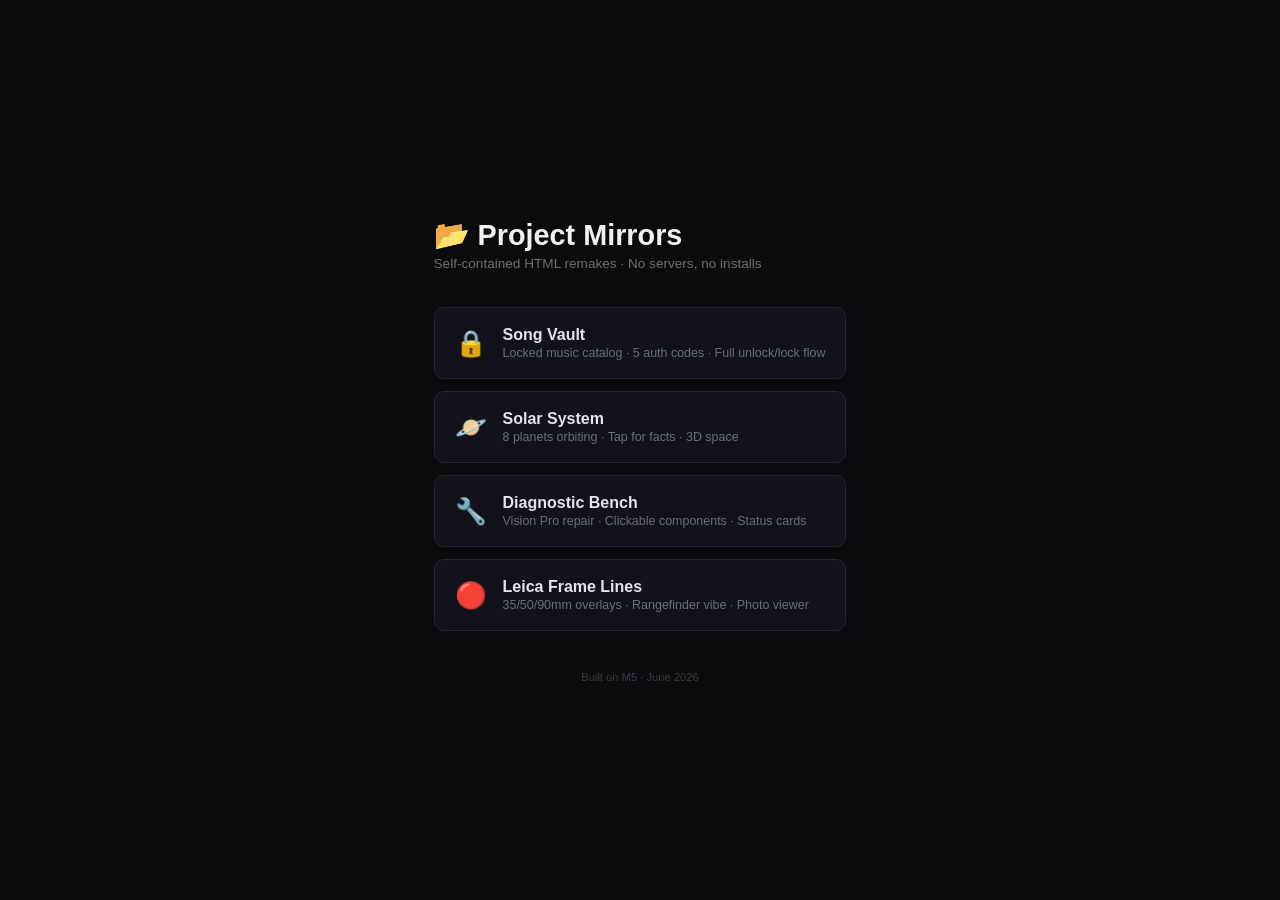
<file: html-mirrors/index.html>
<!DOCTYPE html>
<html lang="en">
<head>
<meta charset="UTF-8">
<meta name="viewport" content="width=device-width, initial-scale=1.0">
<title>Project Mirrors — HTML Editions</title>
<style>
  * { margin: 0; padding: 0; box-sizing: border-box; }
  body {
    font-family: -apple-system, BlinkMacSystemFont, 'SF Pro Display', sans-serif;
    background: #0a0a0f;
    color: #c8ccd4;
    min-height: 100vh;
    display: flex;
    align-items: center;
    justify-content: center;
  }
  .container { max-width: 700px; padding: 40px 24px; }
  h1 { font-size: 1.8rem; color: #f0f0f5; margin-bottom: 4px; }
  .subtitle { color: #6b6e7b; font-size: 0.85rem; margin-bottom: 36px; }
  .grid { display: flex; flex-direction: column; gap: 12px; }
  a { text-decoration: none; }
  .card {
    display: flex; align-items: center; gap: 16px;
    background: #12121a; border: 1px solid #252538; border-radius: 10px;
    padding: 18px 20px; transition: border-color 0.2s, transform 0.15s;
  }
  .card:hover { border-color: #a78bfa; transform: translateX(4px); }
  .card .emoji { font-size: 1.6rem; }
  .card h2 { font-size: 1rem; color: #e4e4ee; margin-bottom: 2px; }
  .card p { font-size: 0.78rem; color: #6b6e7b; }
  footer { text-align: center; color: #3a3a4a; font-size: 0.7rem; margin-top: 40px; }
</style>
</head>
<body>
<div class="container">
  <h1>📂 Project Mirrors</h1>
  <p class="subtitle">Self-contained HTML remakes · No servers, no installs</p>
  <div class="grid">
    <a href="song-vault.html">
      <div class="card">
        <span class="emoji">🔒</span>
        <div><h2>Song Vault</h2><p>Locked music catalog · 5 auth codes · Full unlock/lock flow</p></div>
      </div>
    </a>
    <a href="solar-system.html">
      <div class="card">
        <span class="emoji">🪐</span>
        <div><h2>Solar System</h2><p>8 planets orbiting · Tap for facts · 3D space</p></div>
      </div>
    </a>
    <a href="diagnostic-bench.html">
      <div class="card">
        <span class="emoji">🔧</span>
        <div><h2>Diagnostic Bench</h2><p>Vision Pro repair · Clickable components · Status cards</p></div>
      </div>
    </a>
    <a href="leica-frame.html">
      <div class="card">
        <span class="emoji">🔴</span>
        <div><h2>Leica Frame Lines</h2><p>35/50/90mm overlays · Rangefinder vibe · Photo viewer</p></div>
      </div>
    </a>
  </div>
  <footer>Built on M5 · June 2026</footer>
</div>
</body>
</html>
</file>
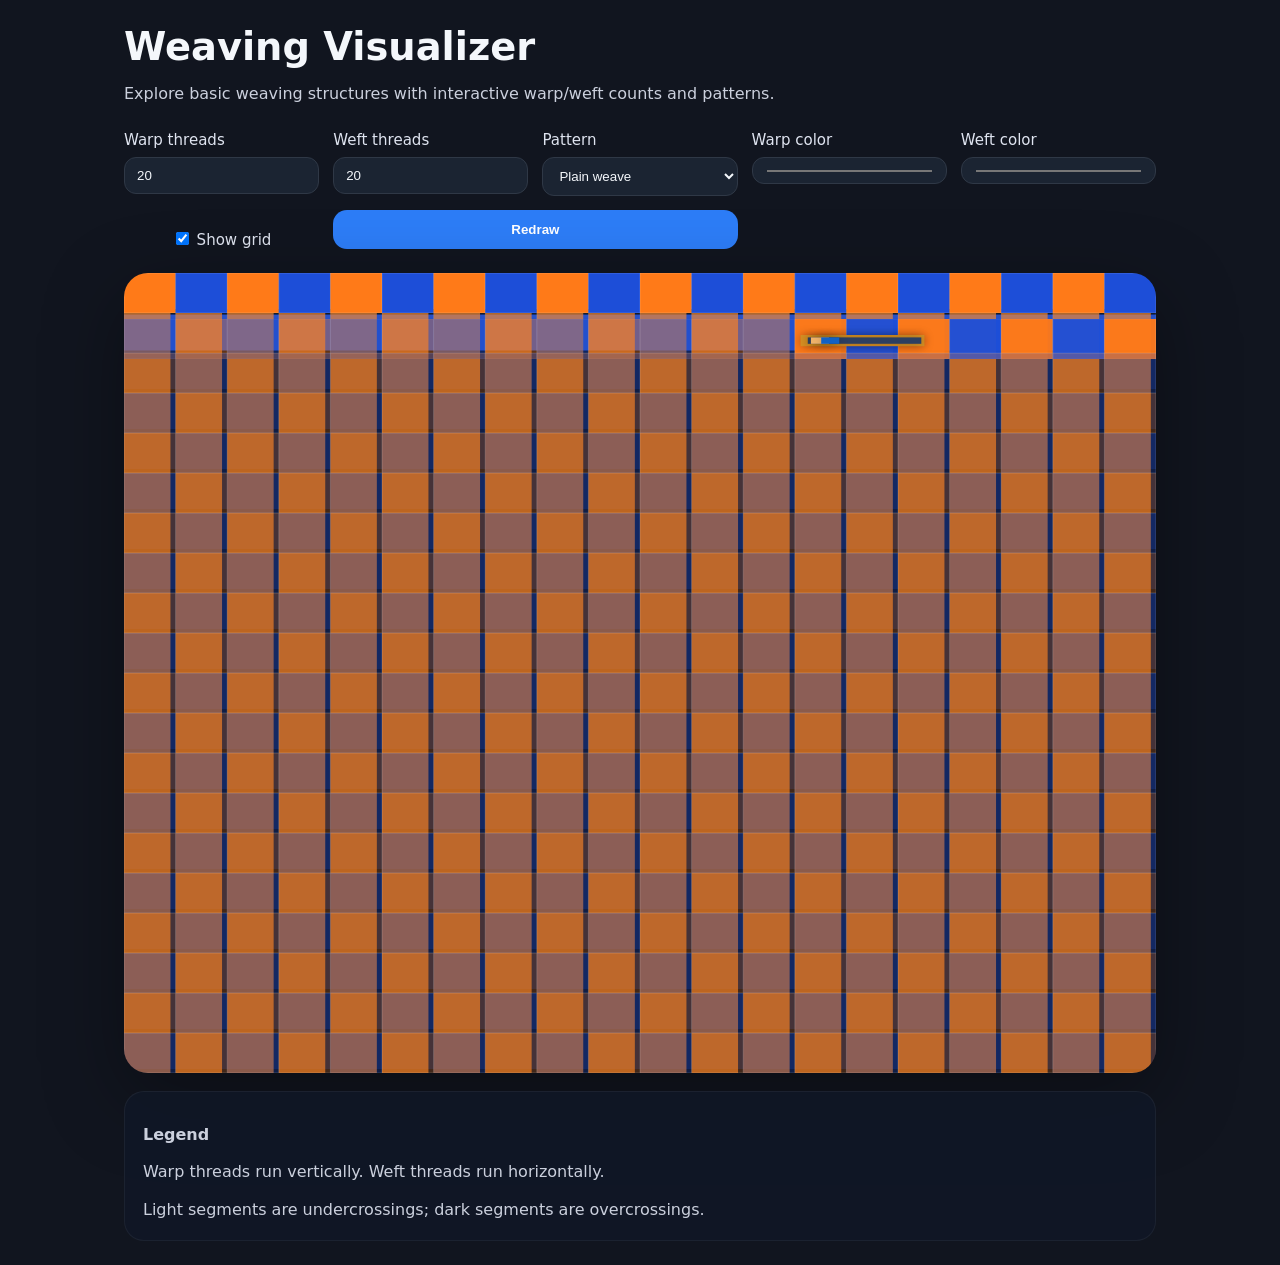
<file: weaver-animated/index.html>
<!DOCTYPE html>
<html lang="en">
<head>
  <meta charset="UTF-8" />
  <meta name="viewport" content="width=device-width, initial-scale=1.0" />
  <title>Weaving Visualizer</title>
  <link rel="stylesheet" href="style.css" />
</head>
<body>
  <main>
    <header>
      <h1>Weaving Visualizer</h1>
      <p>Explore basic weaving structures with interactive warp/weft counts and patterns.</p>
    </header>

    <section class="controls">
      <div class="control-row">
        <label for="warpCount">Warp threads</label>
        <input id="warpCount" type="number" min="4" max="80" value="20" />
      </div>
      <div class="control-row">
        <label for="weftCount">Weft threads</label>
        <input id="weftCount" type="number" min="4" max="80" value="20" />
      </div>
      <div class="control-row">
        <label for="patternSelect">Pattern</label>
        <select id="patternSelect">
          <option value="plain">Plain weave</option>
          <option value="twill">Twill weave</option>
          <option value="basket">Basket weave</option>
          <option value="herringbone">Herringbone</option>
          <option value="diamond">Diamond draft</option>
        </select>
      </div>
      <div class="control-row">
        <label for="warpColor">Warp color</label>
        <input id="warpColor" type="color" value="#ff7a18" />
      </div>
      <div class="control-row">
        <label for="weftColor">Weft color</label>
        <input id="weftColor" type="color" value="#1d4ed8" />
      </div>
      <div class="control-row checkbox-row">
        <label><input id="showGrid" type="checkbox" checked /> Show grid</label>
      </div>
      <button id="redraw">Redraw</button>
    </section>

    <section class="canvas-panel">
      <canvas id="weaveCanvas" width="800" height="800"></canvas>
      <div class="legend">
        <p><strong>Legend</strong></p>
        <p>Warp threads run vertically. Weft threads run horizontally.</p>
        <p>Light segments are undercrossings; dark segments are overcrossings.</p>
      </div>
    </section>
  </main>

  <script src="script.js"></script>
</body>
</html>
</file>
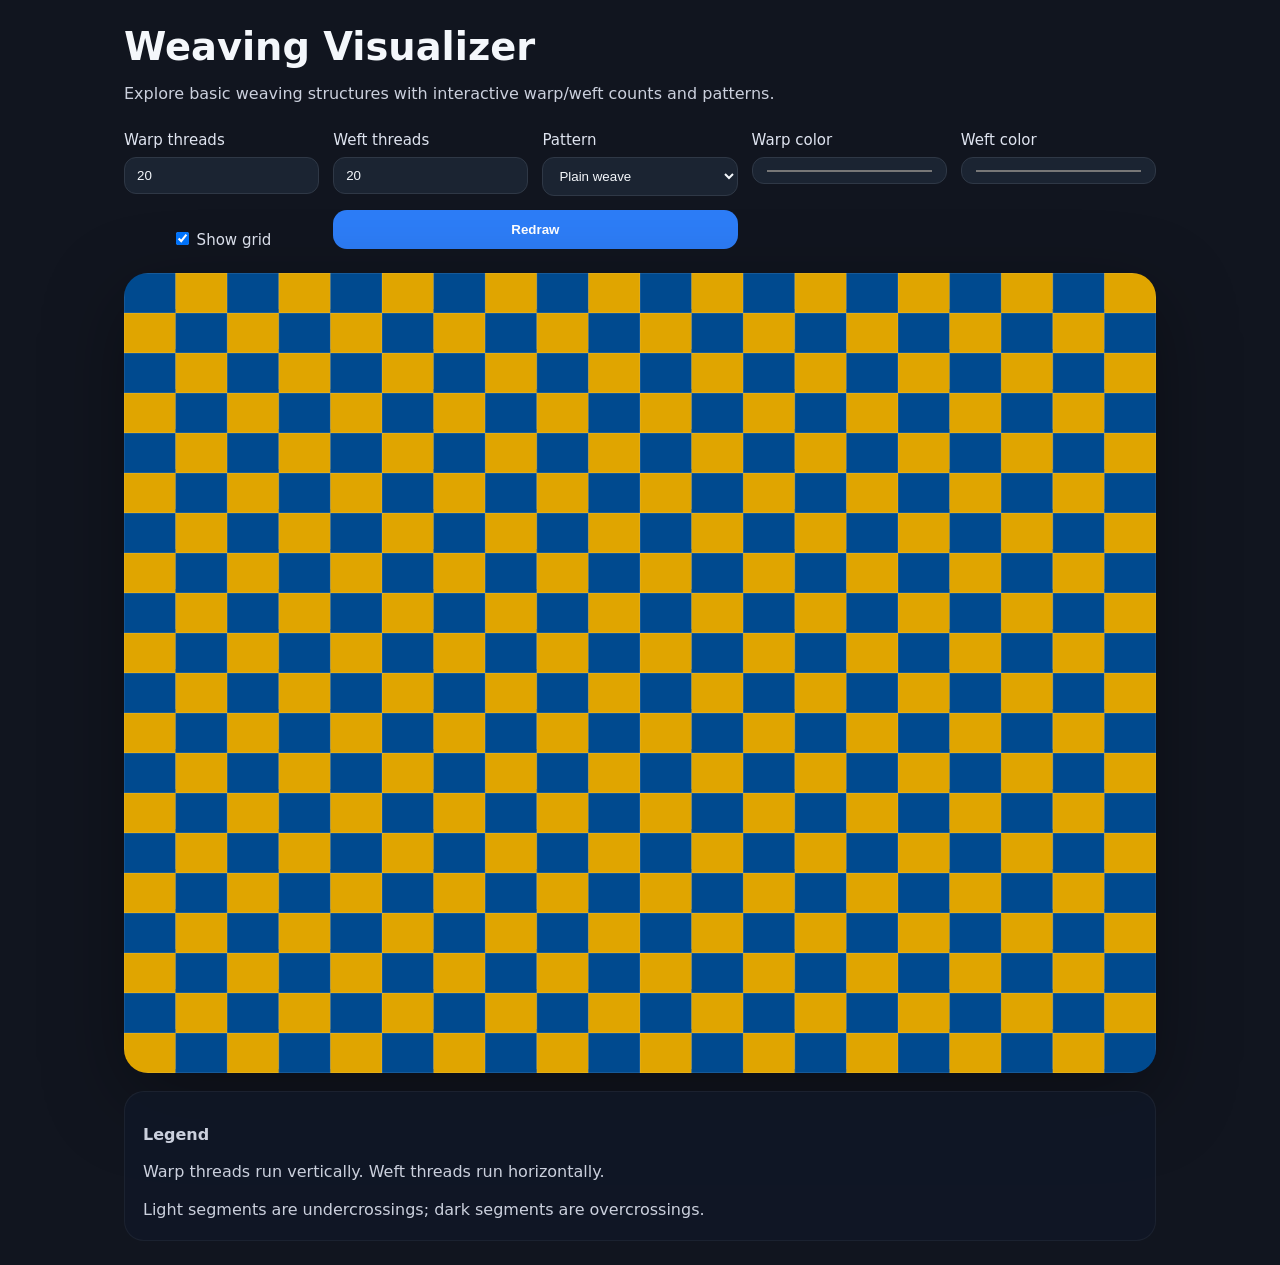
<file: weaver/index.html>
<!DOCTYPE html>
<html lang="en">
<head>
  <meta charset="UTF-8" />
  <meta name="viewport" content="width=device-width, initial-scale=1.0" />
  <title>Weaving Visualizer</title>
  <link rel="stylesheet" href="style.css" />
</head>
<body>
  <main>
    <header>
      <h1>Weaving Visualizer</h1>
      <p>Explore basic weaving structures with interactive warp/weft counts and patterns.</p>
    </header>

    <section class="controls">
      <div class="control-row">
        <label for="warpCount">Warp threads</label>
        <input id="warpCount" type="number" min="4" max="80" value="20" />
      </div>
      <div class="control-row">
        <label for="weftCount">Weft threads</label>
        <input id="weftCount" type="number" min="4" max="80" value="20" />
      </div>
      <div class="control-row">
        <label for="patternSelect">Pattern</label>
        <select id="patternSelect">
          <option value="plain">Plain weave</option>
          <option value="twill">Twill weave</option>
          <option value="basket">Basket weave</option>
          <option value="herringbone">Herringbone</option>
          <option value="diamond">Diamond draft</option>
        </select>
      </div>
      <div class="control-row">
        <label for="warpColor">Warp color</label>
        <input id="warpColor" type="color" value="#004a8f" />
      </div>
      <div class="control-row">
        <label for="weftColor">Weft color</label>
        <input id="weftColor" type="color" value="#e0a500" />
      </div>
      <div class="control-row checkbox-row">
        <label><input id="showGrid" type="checkbox" checked /> Show grid</label>
      </div>
      <button id="redraw">Redraw</button>
    </section>

    <section class="canvas-panel">
      <canvas id="weaveCanvas" width="800" height="800"></canvas>
      <div class="legend">
        <p><strong>Legend</strong></p>
        <p>Warp threads run vertically. Weft threads run horizontally.</p>
        <p>Light segments are undercrossings; dark segments are overcrossings.</p>
      </div>
    </section>
  </main>

  <script src="script.js"></script>
</body>
</html>
</file>
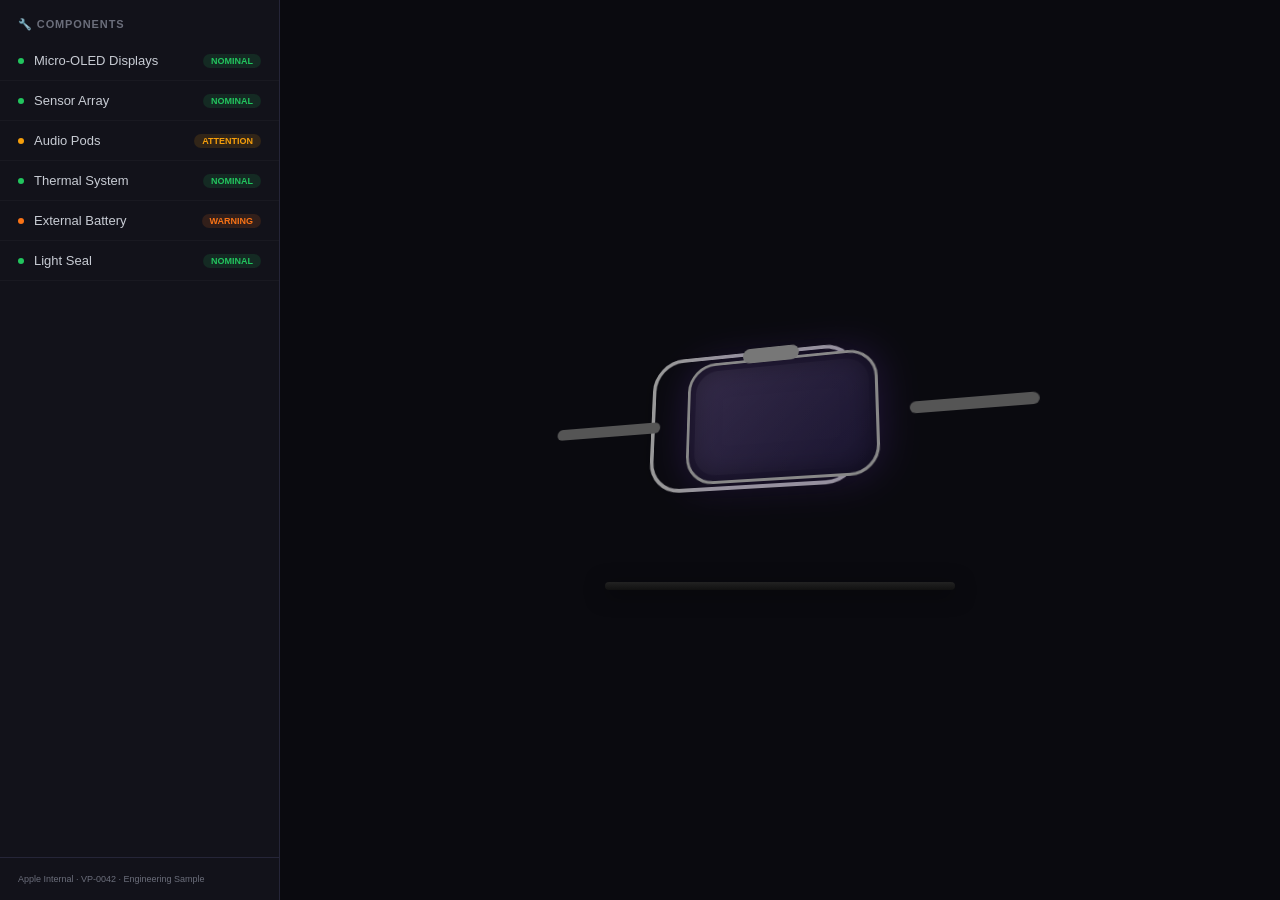
<file: html-mirrors/diagnostic-bench.html>
<!DOCTYPE html>
<html lang="en">
<head>
<meta charset="UTF-8">
<meta name="viewport" content="width=device-width, initial-scale=1.0">
<title>Diagnostic Bench — HTML Edition</title>
<style>
  :root {
    --bg:#0a0a0f; --surface:#12121a; --card:#181825; --border:#252538;
    --text:#c8ccd4; --muted:#6b6e7b; --green:#22c55e; --orange:#f59e0b;
    --red:#ef4444; --amber:#f97316;
  }
  * { margin:0; padding:0; box-sizing:border-box; }
  body {
    font-family: -apple-system, BlinkMacSystemFont, 'SF Pro Display', sans-serif;
    background:var(--bg); color:var(--text); min-height:100vh;
    display:flex;
  }
  .sidebar {
    width:280px; background:var(--surface); border-right:1px solid var(--border);
    display:flex; flex-direction:column; flex-shrink:0;
  }
  .sidebar h3 {
    font-size:11px; font-weight:700; color:var(--muted); letter-spacing:0.08em;
    padding:18px 18px 10px; text-transform:uppercase;
  }
  .sidebar .comp {
    display:flex; align-items:center; gap:10px;
    padding:12px 18px; cursor:pointer; transition:background 0.15s;
    border-bottom:1px solid rgba(255,255,255,0.03); font-size:13px;
  }
  .sidebar .comp:hover { background:rgba(255,255,255,0.03); }
  .sidebar .comp.active { background:rgba(255,255,255,0.06); border-left:2px solid #7c3aed; }
  .sidebar .comp .dot { width:6px; height:6px; border-radius:50%; flex-shrink:0; }
  .sidebar .comp .name { flex:1; }
  .sidebar .comp .status { font-size:9px; font-weight:700; text-transform:uppercase; padding:2px 8px; border-radius:10px; }
  .sidebar .footer { margin-top:auto; padding:16px 18px; font-size:9px; color:var(--muted); border-top:1px solid var(--border); }
  .main { flex:1; display:flex; align-items:center; justify-content:center; position:relative; overflow:hidden; }
  .bench-scene {
    width:400px; height:400px; perspective:800px; position:relative;
  }
  .headset {
    width:260px; height:180px; position:absolute; top:50%; left:50%;
    transform: translate(-50%,-55%) rotateX(15deg) rotateY(-15deg);
    transition:transform 0.6s;
  }
  .headset:hover { transform:translate(-50%,-55%) rotateX(10deg) rotateY(-25deg); }
  .visor {
    width:200px; height:130px; background:linear-gradient(135deg, #2a2040, #1a1530);
    border-radius:30px; margin:0 auto; position:relative;
    border:3px solid #888; box-shadow:0 0 40px rgba(124,58,237,0.2), inset 0 0 30px rgba(0,0,0,0.5);
  }
  .visor::after {
    content:''; position:absolute; inset:6px; border-radius:24px;
    background:linear-gradient(135deg, rgba(255,255,255,0.05), transparent);
  }
  .frame {
    width:220px; height:145px; border:4px solid #999; border-radius:34px;
    position:absolute; top:-8px; left:-10px;
    box-shadow:0 0 20px rgba(0,0,0,0.3);
  }
  .seal {
    width:180px; height:100px; background:#1a1a1a; border-radius:24px;
    position:absolute; top:15px; left:40px; z-index:-1;
    border:2px solid #333;
  }
  .sensor {
    width:60px; height:16px; background:#777; border-radius:8px;
    position:absolute; top:-12px; left:90px;
  }
  .arm { width:120px; height:12px; background:#555; border-radius:6px; position:absolute; top:60px; }
  .arm.left { left:-120px; }
  .arm.right { right:-120px; }
  .bench { width:350px; height:8px; background:linear-gradient(180deg, #222, #111);
    border-radius:4px; position:absolute; bottom:60px; left:50%; transform:translateX(-50%);
    box-shadow:0 4px 20px rgba(0,0,0,0.5);
  }

  .detail-panel {
    position:fixed; right:0; top:0; bottom:0; width:300px; background:var(--surface);
    border-left:1px solid var(--border); padding:24px; transform:translateX(100%);
    transition:transform 0.3s; z-index:10;
  }
  .detail-panel.open { transform:translateX(0); }
  .detail-panel h2 { font-size:18px; color:#fff; margin-bottom:4px; }
  .detail-panel .code { font-size:10px; font-family:'SF Mono',monospace; color:var(--muted); margin-bottom:12px; }
  .detail-panel .desc { font-size:13px; color:var(--muted); line-height:1.6; margin-bottom:16px; }
  .detail-panel .btn {
    display:block; width:100%; padding:10px; margin-bottom:6px; border-radius:8px; border:1px solid var(--border);
    background:var(--card); color:var(--text); cursor:pointer; font-size:12px; text-align:left;
  }
  .detail-panel .btn:hover { border-color:#7c3aed; }
  .detail-panel .close {
    position:absolute; top:16px; right:16px; background:none; border:none;
    color:var(--muted); font-size:18px; cursor:pointer;
  }
</style>
</head>
<body>

<div class="sidebar">
  <h3>🔧 Components</h3>
  <div id="compList"></div>
  <div class="footer">Apple Internal · VP-0042 · Engineering Sample</div>
</div>

<div class="main">
  <div class="bench-scene">
    <div class="headset">
      <div class="frame"></div>
      <div class="visor"></div>
      <div class="seal"></div>
      <div class="sensor"></div>
      <div class="arm left"></div>
      <div class="arm right"></div>
    </div>
    <div class="bench"></div>
  </div>
</div>

<div class="detail-panel" id="panel">
  <button class="close" onclick="closePanel()">✕</button>
  <h2 id="pName"></h2>
  <div class="code" id="pCode"></div>
  <div class="desc" id="pDesc"></div>
  <button class="btn">▶ Run Diagnostic</button>
  <button class="btn">📄 View Logs</button>
  <button class="btn">📦 Order Replacement</button>
</div>

<script>
const components = [
  { id:'display', name:'Micro-OLED Displays', code:'661-12345', status:'nominal', color:'#22c55e',
    desc:'Dual 4K micro-OLED panels. 23M pixels per eye. 90/96/100Hz. 3,386 PPI. Color uniformity: excellent.' },
  { id:'sensors', name:'Sensor Array', code:'661-12346', status:'nominal', color:'#22c55e',
    desc:'12 cameras, 5 sensors, 6 microphones. LiDAR operational. TrueDepth calibrated. All clear.' },
  { id:'audio', name:'Audio Pods', code:'661-12347', status:'attention', color:'#f59e0b',
    desc:'Dual-driver spatial audio. Left: nominal. Right: slight 2–4kHz imbalance. Recalibrate advised.' },
  { id:'thermal', name:'Thermal System', code:'661-12348', status:'nominal', color:'#22c55e',
    desc:'Dual fan. Range 0°–35°C. Idle: 34°C. Peak: 41°C. Fan curve: auto. No throttling.' },
  { id:'battery', name:'External Battery', code:'661-12349', status:'warning', color:'#f97316',
    desc:'35.9Wh Li-Po. 142 cycles. Health: 87%. Runtime: 1h 52m. Replace within 6 months.' },
  { id:'lightseal', name:'Light Seal', code:'661-12350', status:'nominal', color:'#22c55e',
    desc:'Size 21W magnetic seal. Foam integrity: excellent. No light bleed. Sanitized.' },
];

function renderList() {
  document.getElementById('compList').innerHTML = components.map(c => `
    <div class="comp" onclick="select('${c.id}')" id="item-${c.id}">
      <div class="dot" style="background:${c.color}"></div>
      <span class="name">${c.name}</span>
      <span class="status" style="color:${c.color};background:${c.color}22">${c.status}</span>
    </div>
  `).join('');
}

let active = null;
function select(id) {
  document.querySelectorAll('.comp').forEach(c => c.classList.remove('active'));
  document.getElementById('item-'+id)?.classList.add('active');
  const c = components.find(c => c.id === id);
  if (!c) return;
  active = c;
  document.getElementById('pName').textContent = c.name;
  document.getElementById('pCode').textContent = 'PART ' + c.code;
  document.getElementById('pDesc').textContent = c.desc;
  document.getElementById('panel').classList.add('open');
}

function closePanel() {
  document.getElementById('panel').classList.remove('open');
  document.querySelectorAll('.comp').forEach(c => c.classList.remove('active'));
}

renderList();
</script>
</body>
</html>
</file>
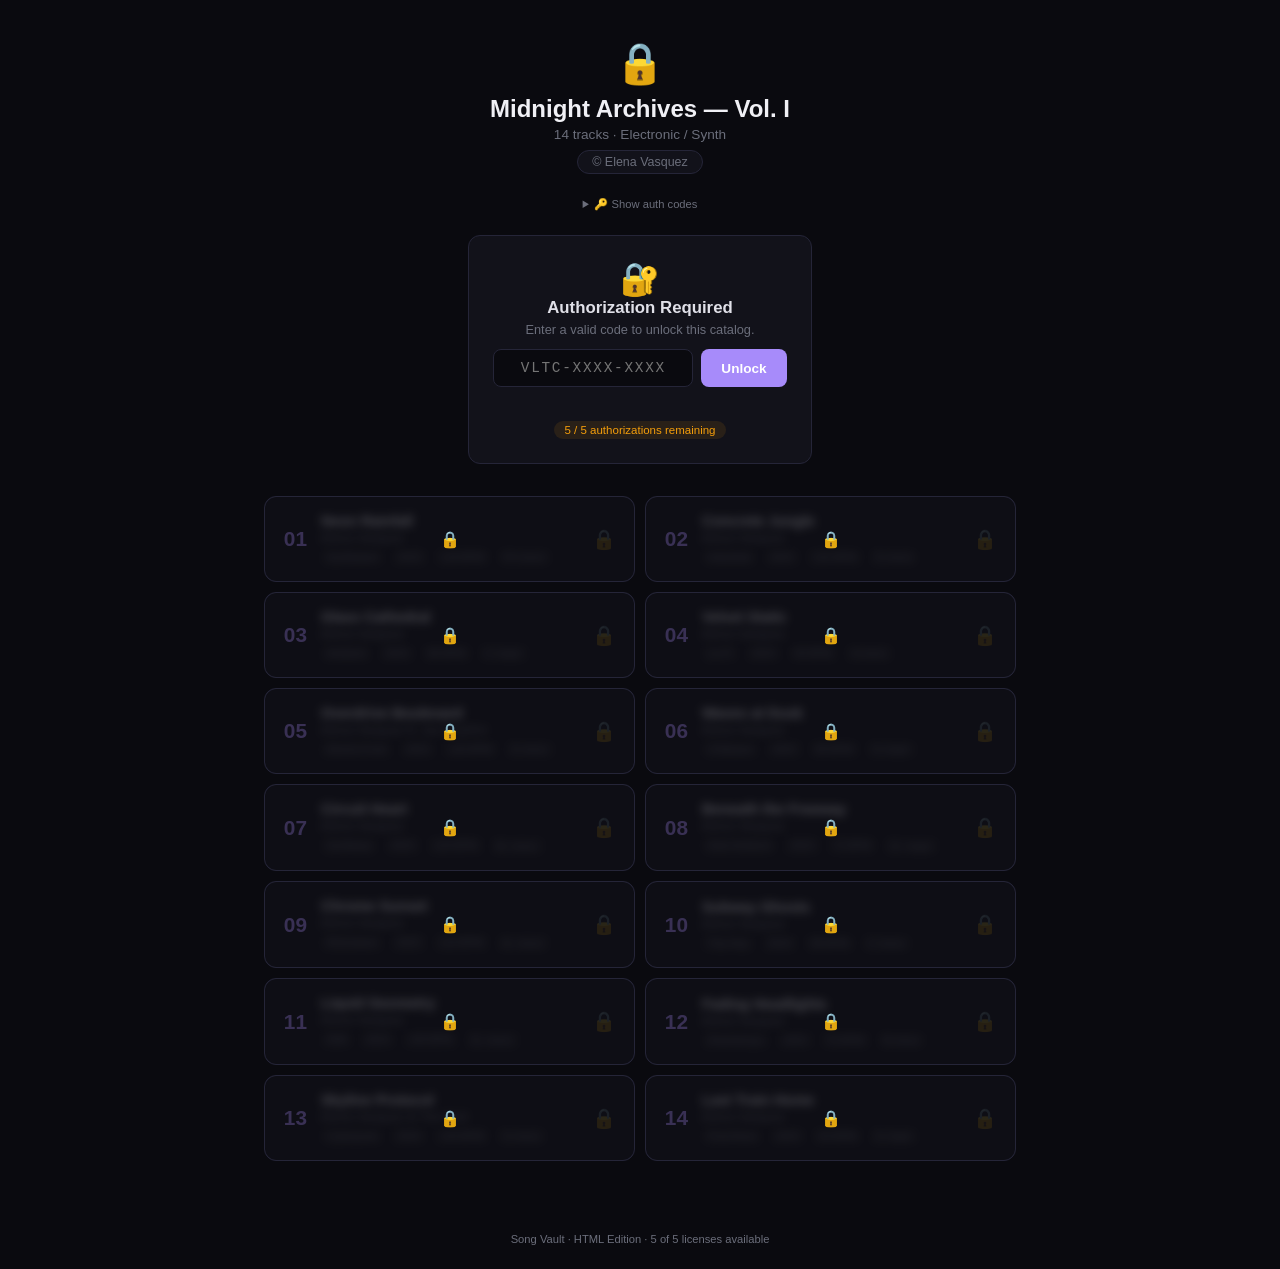
<file: html-mirrors/song-vault.html>
<!DOCTYPE html>
<html lang="en">
<head>
<meta charset="UTF-8">
<meta name="viewport" content="width=device-width, initial-scale=1.0">
<title>Song Vault — HTML Edition</title>
<style>
  :root {
    --bg: #0a0a0f; --surface: #12121a; --card: #181825; --border: #252538;
    --text: #c8ccd4; --muted: #6b6e7b; --accent: #a78bfa; --gold: #f59e0b;
    --green: #22c55e; --red: #ef4444; --radius: 12px;
  }
  * { box-sizing:border-box; margin:0; padding:0; }
  body {
    font-family: -apple-system, BlinkMacSystemFont, 'SF Pro Display', sans-serif;
    background: var(--bg); color: var(--text); min-height: 100vh;
    display: flex; flex-direction: column;
  }
  .header { text-align:center; padding: 40px 24px 24px; }
  .header .icon { font-size: 2.5rem; margin-bottom: 8px; }
  .header h1 { font-size: 1.5rem; font-weight:700; color:#f0f0f5; }
  .header .sub { color:var(--muted); font-size:0.85rem; margin-top:4px; }
  .header .owner { display:inline-flex; align-items:center; gap:6px; margin-top:8px;
    background:var(--surface); border:1px solid var(--border); border-radius:20px;
    padding:4px 14px; font-size:0.78rem; color:var(--muted); }

  .auth-banner { max-width:500px; margin:0 auto 32px; background:var(--surface);
    border:1px solid var(--border); border-radius:var(--radius); padding:24px; text-align:center; }
  .auth-banner.unlocked { border-color:var(--green); }
  .auth-banner h2 { font-size:1.05rem; color:#e0e0e8; margin-bottom:4px; }
  .auth-banner p { color:var(--muted); font-size:0.8rem; margin-bottom:12px; }
  .code-row { display:flex; gap:8px; justify-content:center; flex-wrap:wrap; }
  .code-row input {
    background:var(--bg); border:1px solid var(--border); border-radius:8px;
    padding:10px 14px; color:var(--text); font-family:'SF Mono',monospace;
    font-size:0.9rem; text-align:center; letter-spacing:0.12em; width:200px;
    outline:none; text-transform:uppercase;
  }
  .code-row input:focus { border-color:var(--accent); }
  .btn {
    padding:10px 20px; border-radius:8px; border:none; font-weight:600;
    font-size:0.85rem; cursor:pointer; transition:all 0.2s;
  }
  .btn-primary { background:var(--accent); color:#fff; }
  .btn-primary:hover { background:#7c3aed; }
  .btn-primary:disabled { opacity:0.4; cursor:not-allowed; }
  .btn-sm { padding:6px 14px; font-size:0.75rem; background:var(--surface); 
    border:1px solid var(--border); color:var(--text); border-radius:6px; cursor:pointer; }
  .btn-sm:hover { border-color:var(--accent); }

  .msg { margin-top:8px; font-size:0.78rem; min-height:18px; }
  .msg.err { color:var(--red); } .msg.ok { color:var(--green); }
  .badge { display:inline-block; margin-top:8px; font-size:0.72rem; color:var(--gold);
    background:rgba(245,158,11,0.1); border-radius:12px; padding:3px 10px; }
  .badge.exhausted { color:var(--red); background:rgba(239,68,68,0.1); }

  .container { max-width:800px; margin:0 auto; padding:0 24px 48px; width:100%; }
  .track-grid { display:grid; grid-template-columns: repeat(auto-fill, minmax(340px, 1fr)); gap:10px; }
  .track-card {
    background:var(--card); border:1px solid var(--border); border-radius:var(--radius);
    padding:16px 18px; display:flex; align-items:center; gap:14px; position:relative; overflow:hidden;
  }
  .track-num { font-size:1.3rem; font-weight:700; color:var(--accent); min-width:24px; text-align:right; }
  .track-info { flex:1; min-width:0; }
  .track-title { font-weight:600; font-size:0.9rem; color:#e4e4ee; }
  .track-artist { font-size:0.78rem; color:var(--muted); margin-top:2px; }
  .track-meta { display:flex; gap:8px; margin-top:5px; flex-wrap:wrap; }
  .track-meta span { font-size:0.65rem; color:var(--muted); background:rgba(255,255,255,0.03);
    border-radius:4px; padding:2px 6px; }
  .track-dur { font-size:0.8rem; color:var(--muted); font-variant-numeric:tabular-nums; flex-shrink:0; }
  .locked .track-title, .locked .track-artist, .locked .track-meta span { filter:blur(5px); user-select:none; }
  .lock-overlay {
    display:none; position:absolute; inset:0; background:rgba(10,10,15,0.7);
    align-items:center; justify-content:center; border-radius:var(--radius);
  }
  .locked .lock-overlay { display:flex; }
  footer { text-align:center; color:var(--muted); font-size:0.7rem; padding:24px; margin-top:auto; }
  .admin { max-width:500px; margin:0 auto 24px; text-align:center; }
  .admin summary { color:var(--muted); font-size:0.7rem; cursor:pointer; }
  .admin .codes { display:flex; gap:6px; flex-wrap:wrap; justify-content:center; margin-top:8px; }
  .admin .codes code {
    background:var(--surface); border:1px solid var(--border); border-radius:6px;
    padding:4px 10px; font-size:0.7rem; font-family:'SF Mono',monospace;
    color:var(--muted); cursor:pointer;
  }
  .admin .codes code:hover { border-color:var(--accent); color:var(--accent); }
</style>
</head>
<body>

<header class="header">
  <div class="icon" id="headerIcon">🔒</div>
  <h1 id="headerTitle">Midnight Archives — Vol. I</h1>
  <p class="sub">14 tracks · Electronic / Synth</p>
  <div class="owner">© Elena Vasquez <span id="authBadge" style="display:none;color:var(--green);">✓ Authorized</span></div>
</header>

<div class="admin">
  <details><summary>🔑 Show auth codes</summary>
    <div class="codes" id="codeList"></div>
  </details>
</div>

<div class="auth-banner" id="authBanner">
  <div style="font-size:2rem;">🔐</div>
  <h2>Authorization Required</h2>
  <p>Enter a valid code to unlock this catalog.</p>
  <div class="code-row">
    <input type="text" id="codeInput" placeholder="VLTC-XXXX-XXXX" maxlength="14" autocomplete="off" spellcheck="false">
    <button class="btn btn-primary" id="unlockBtn" onclick="unlock()">Unlock</button>
  </div>
  <div class="msg" id="msg"></div>
  <div class="badge" id="remainingBadge"><span id="remCount">5</span> / 5 authorizations remaining</div>
</div>

<div class="container">
  <div class="track-grid" id="trackGrid"></div>
</div>

<footer>Song Vault · HTML Edition · <span id="footerRem">5 of 5</span> licenses available</footer>

<script>
// ── Data ──
const catalog = {
  name: "Midnight Archives — Vol. I",
  owner: "Elena Vasquez",
  maxAuth: 5,
  tracks: [
    { id:1, title:"Neon Rainfall", artist:"Elena Vasquez", year:2023, genre:"Synthwave", dur:"4:12", bpm:118, key:"F# minor" },
    { id:2, title:"Concrete Jungle", artist:"Elena Vasquez", year:2023, genre:"Industrial", dur:"3:47", bpm:132, key:"D minor" },
    { id:3, title:"Glass Cathedral", artist:"Elena Vasquez", year:2023, genre:"Ambient", dur:"6:01", bpm:86, key:"C major" },
    { id:4, title:"Velvet Static", artist:"Elena Vasquez", year:2023, genre:"Lo-Fi", dur:"3:22", bpm:94, key:"A minor" },
    { id:5, title:"Overdrive Boulevard", artist:"Elena Vasquez ft. Jax Rhythm", year:2023, genre:"Electro-Funk", dur:"4:55", bpm:126, key:"E minor" },
    { id:6, title:"Waves at Dusk", artist:"Elena Vasquez", year:2023, genre:"Chillwave", dur:"5:18", bpm:80, key:"G major" },
    { id:7, title:"Circuit Heart", artist:"Elena Vasquez", year:2023, genre:"Synthpop", dur:"3:58", bpm:120, key:"B♭ minor" },
    { id:8, title:"Beneath the Freeway", artist:"Elena Vasquez", year:2023, genre:"Dark Ambient", dur:"7:12", bpm:72, key:"D♭ major" },
    { id:9, title:"Chrome Sunset", artist:"Elena Vasquez", year:2023, genre:"Retrowave", dur:"4:03", bpm:110, key:"A♭ minor" },
    { id:10, title:"Subway Ghosts", artist:"Elena Vasquez", year:2023, genre:"Trip-Hop", dur:"4:44", bpm:88, key:"C minor" },
    { id:11, title:"Liquid Geometry", artist:"Elena Vasquez", year:2024, genre:"IDM", dur:"5:30", bpm:140, key:"E♭ minor" },
    { id:12, title:"Fading Headlights", artist:"Elena Vasquez", year:2024, genre:"Downtempo", dur:"4:19", bpm:76, key:"B minor" },
    { id:13, title:"Skyline Protocol", artist:"Elena Vasquez & The Grid", year:2024, genre:"Cyberpunk", dur:"5:02", bpm:144, key:"G minor" },
    { id:14, title:"Last Train Home", artist:"Elena Vasquez", year:2024, genre:"Post-Rock", dur:"8:17", bpm:64, key:"E major" },
  ],
  codes: ["VLTC-4F7A-9K2M","VLTC-8B3X-1P6Q","VLTC-2H9W-5R4N","VLTC-7D1J-3L8T","VLTC-9C6Y-0S5V"]
};

// ── State (localStorage) ──
const STORE_KEY = 'song_vault_state';
function loadState() {
  try { return JSON.parse(localStorage.getItem(STORE_KEY)) || { used:0, redeemed:[] }; }
  catch { return { used:0, redeemed:[] }; }
}
function saveState(s) { localStorage.setItem(STORE_KEY, JSON.stringify(s)); }
let state = loadState();

// ── Render tracks ──
function renderTracks(unlocked) {
  const grid = document.getElementById('trackGrid');
  grid.innerHTML = catalog.tracks.map(t => `
    <div class="track-card ${unlocked ? '' : 'locked'}">
      <div class="track-num">${String(t.id).padStart(2,'0')}</div>
      <div class="track-info">
        <div class="track-title">${t.title}</div>
        <div class="track-artist">${t.artist}</div>
        <div class="track-meta">
          <span>${t.genre}</span><span>${t.year}</span><span>${t.bpm} BPM</span><span>${t.key}</span>
        </div>
      </div>
      ${unlocked ? `<div class="track-dur">${t.dur}</div>` : '<div style="font-size:1.2rem;opacity:0.4;flex-shrink:0;">🔒</div><div class="lock-overlay"><span>🔒</span></div>'}
    </div>
  `).join('');
}

// ── Render UI state ──
function renderUI(unlocked) {
  const rem = catalog.maxAuth - state.used;
  document.getElementById('headerIcon').textContent = unlocked ? '🔓' : '🔒';
  document.getElementById('authBadge').style.display = unlocked ? 'inline' : 'none';
  document.getElementById('remCount').textContent = rem;
  document.getElementById('footerRem').textContent = `${rem} of ${catalog.maxAuth}`;
  const badge = document.getElementById('remainingBadge');
  badge.classList.toggle('exhausted', rem === 0);

  const banner = document.getElementById('authBanner');
  if (unlocked) {
    banner.className = 'auth-banner unlocked';
    banner.innerHTML = '<div style="font-size:2rem;">✅</div><h2>Catalog Unlocked</h2><p>All tracks are now visible.</p><div class="badge" id="remainingBadge"><span id="remCount">'+rem+'</span> / 5 authorizations remaining</div>';
  } else {
    banner.className = 'auth-banner';
    banner.innerHTML = '<div style="font-size:2rem;">🔐</div><h2>Authorization Required</h2><p>Enter a valid code to unlock this catalog.</p><div class="code-row"><input type="text" id="codeInput" placeholder="VLTC-XXXX-XXXX" maxlength="14" autocomplete="off" spellcheck="false"><button class="btn btn-primary" id="unlockBtn" onclick="unlock()">Unlock</button></div><div class="msg" id="msg"></div><div class="badge" id="remainingBadge"><span id="remCount">'+rem+'</span> / 5 authorizations remaining</div>';
    setupInputFormatting();
  }
  renderTracks(unlocked);
  renderCodeList();
}

// ── Code input formatting ──
function setupInputFormatting() {
  const inp = document.getElementById('codeInput');
  if (!inp) return;
  inp.addEventListener('input', function() {
    let v = this.value.replace(/[^A-Za-z0-9]/g,'').toUpperCase().slice(0,12);
    if (v.length > 8) v = v.slice(0,4)+'-'+v.slice(4,8)+'-'+v.slice(8);
    else if (v.length > 4) v = v.slice(0,4)+'-'+v.slice(4);
    this.value = v;
  });
  inp.addEventListener('keydown', e => { if (e.key==='Enter') unlock(); });
}

// ── Unlock ──
function unlock() {
  const inp = document.getElementById('codeInput');
  const code = inp ? inp.value.trim().toUpperCase() : '';
  const msg = document.getElementById('msg');
  if (!code || code.length < 12) { msg.textContent='Enter a valid code'; msg.className='msg err'; return; }

  if (state.used >= catalog.maxAuth) {
    msg.textContent='Maximum authorizations reached.'; msg.className='msg err'; return;
  }
  if (!catalog.codes.includes(code)) {
    msg.textContent='Invalid authorization code.'; msg.className='msg err'; return;
  }
  if (state.redeemed.includes(code)) {
    msg.textContent='Code already redeemed.'; msg.className='msg err'; return;
  }

  state.redeemed.push(code);
  state.used++;
  saveState(state);
  msg.textContent=`Catalog unlocked! ${catalog.maxAuth - state.used} remaining.`;
  msg.className='msg ok';
  setTimeout(() => renderUI(true), 600);
}

// ── Code list ──
function renderCodeList() {
  document.getElementById('codeList').innerHTML = catalog.codes.map(c => {
    const used = state.redeemed.includes(c);
    return `<code style="${used?'opacity:0.3;text-decoration:line-through':''}" onclick="${used?'':'navigator.clipboard.writeText(\''+c+'\')'}">${c}</code>`;
  }).join('');
}

// ── Init ──
const savedUnlocked = state.used > 0 && state.redeemed.length > 0;
renderUI(savedUnlocked);
if (!savedUnlocked) setupInputFormatting();
</script>
</body>
</html>
</file>
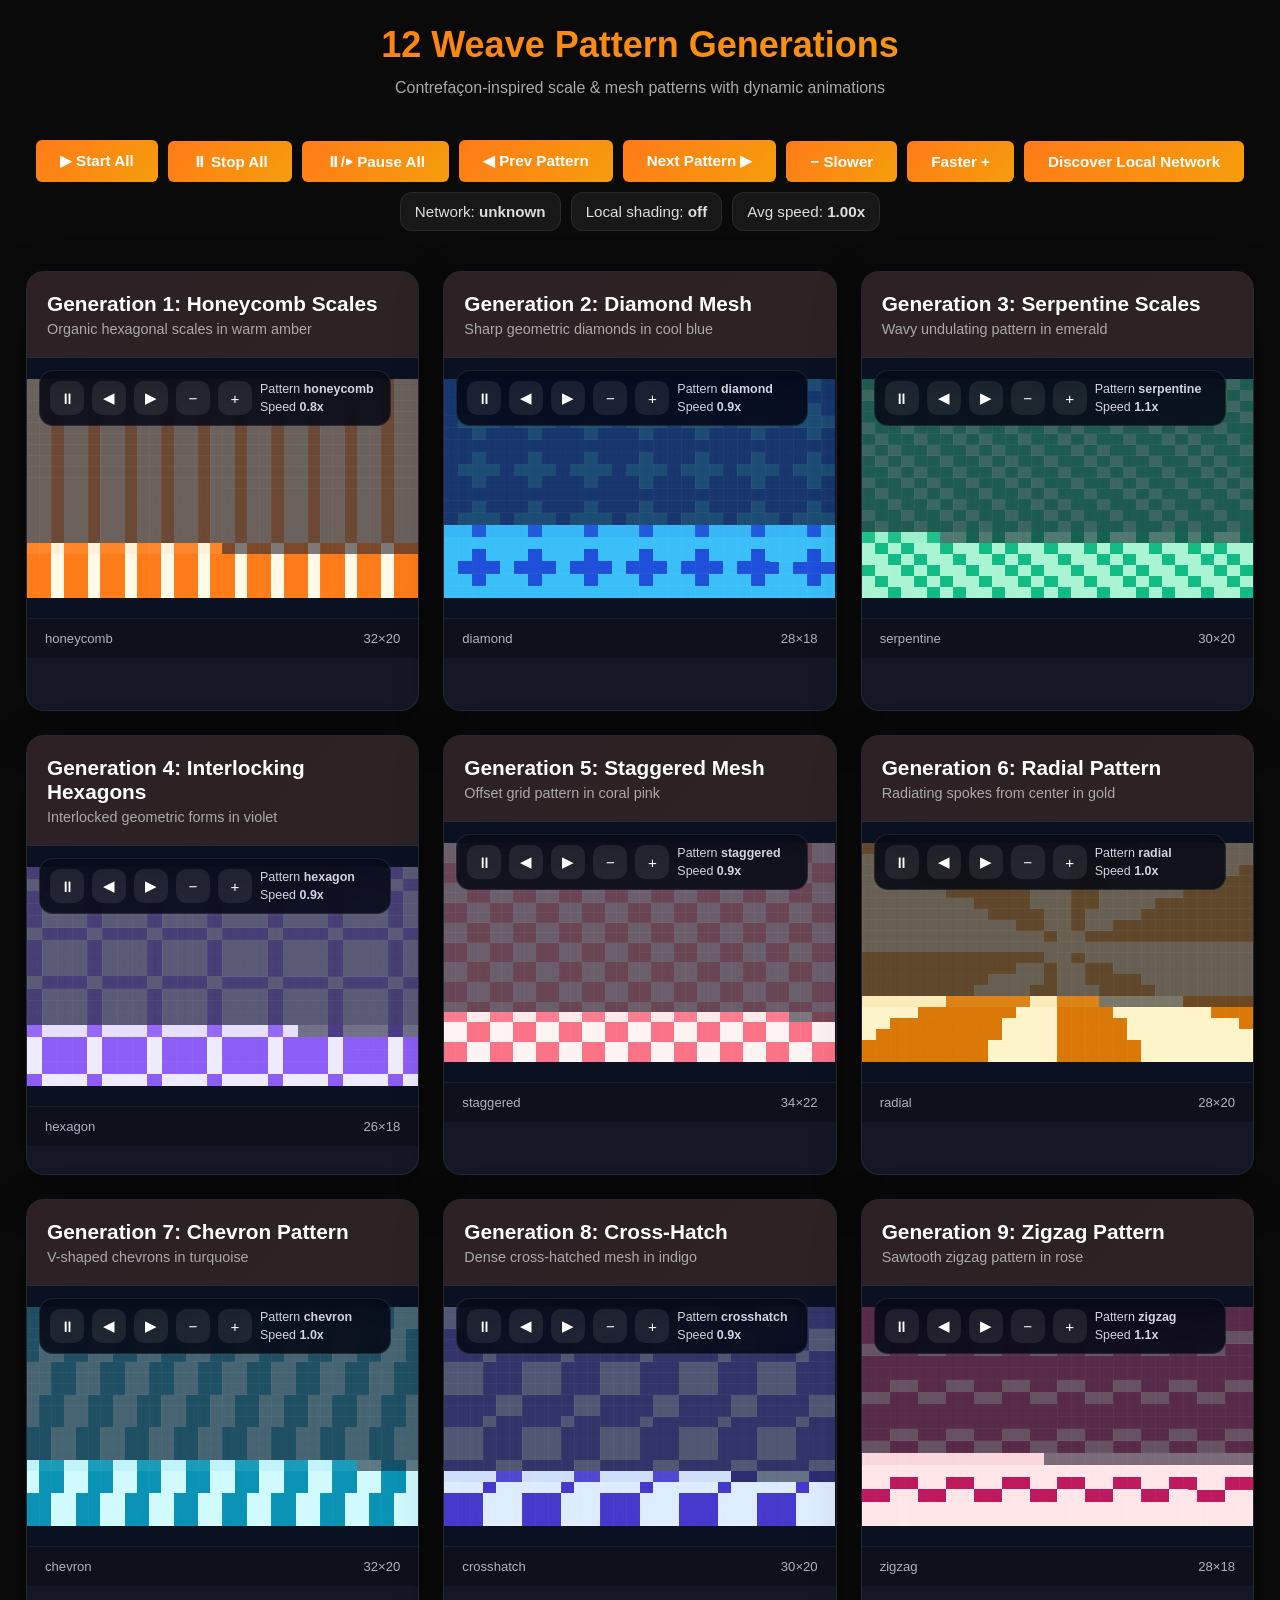
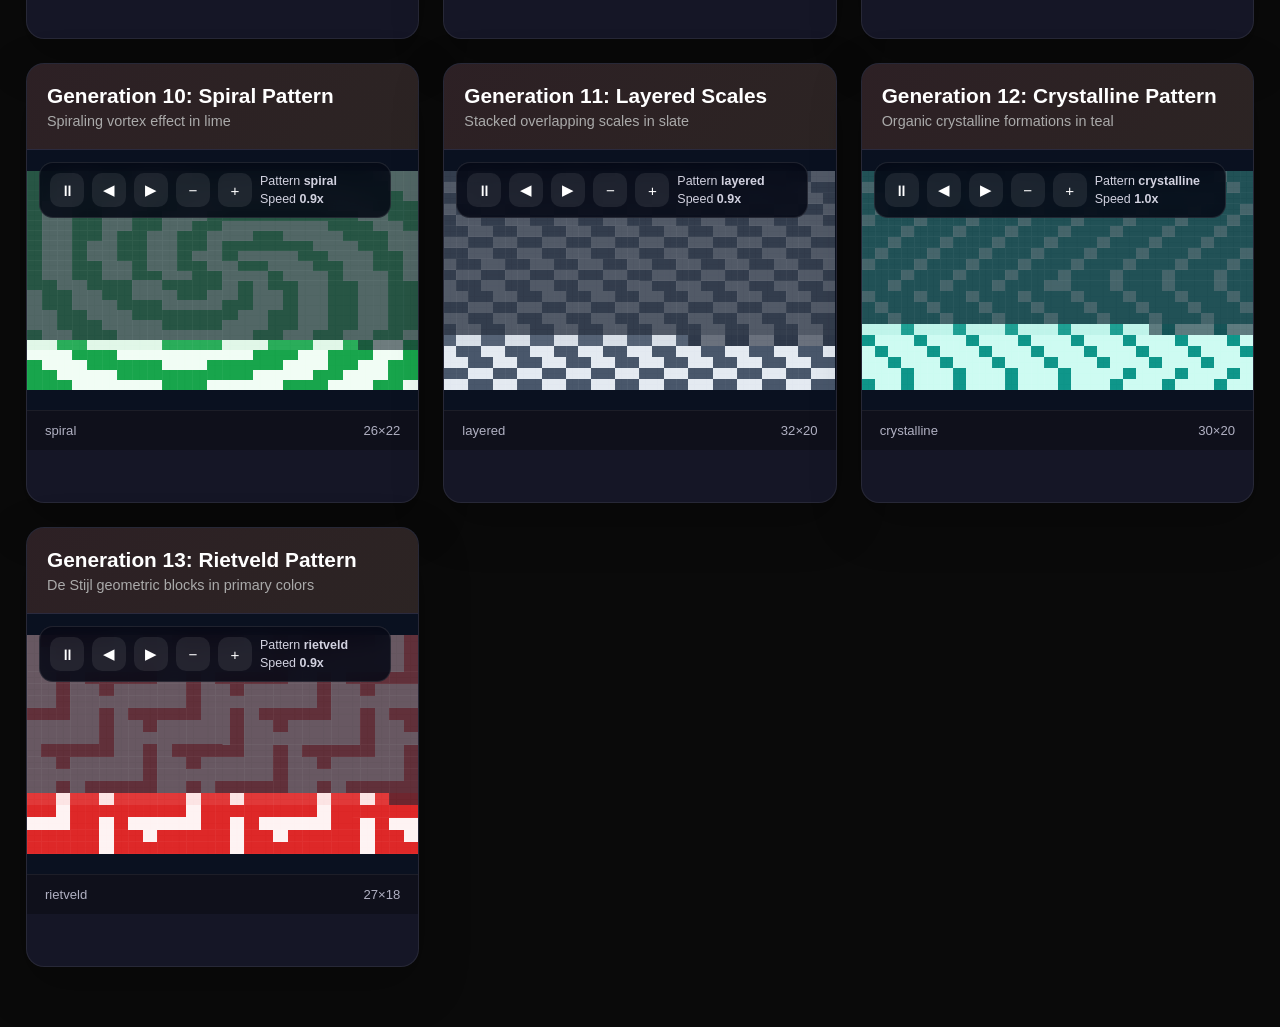
<file: weave-webgl/weave-patterns.html>
<!DOCTYPE html>
<html lang="en">
<head>
  <meta charset="UTF-8">
  <meta name="viewport" content="width=device-width, initial-scale=1.0">
  <title>12 Weave Pattern Generations - Contrefaçon Style</title>
  <style>
    * {
      margin: 0;
      padding: 0;
      box-sizing: border-box;
    }

    body {
      font-family: -apple-system, BlinkMacSystemFont, 'Segoe UI', Roboto, 'Helvetica Neue', Arial, sans-serif;
      background: #0a0a0a;
      color: #fff;
      padding: 24px 16px;
    }

    .container {
      max-width: 1680px;
      margin: 0 auto;
      padding: 0 10px;
    }

    h1 {
      text-align: center;
      font-size: 2.25rem;
      margin-bottom: 10px;
      background: linear-gradient(135deg, #ff7a18, #f59e0b);
      -webkit-background-clip: text;
      -webkit-text-fill-color: transparent;
      background-clip: text;
    }

    .subtitle {
      text-align: center;
      color: #aaa;
      margin-bottom: 40px;
      font-size: 1rem;
      max-width: 860px;
      margin-left: auto;
      margin-right: auto;
      line-height: 1.5;
    }

    .grid {
      display: grid;
      grid-template-columns: repeat(auto-fit, minmax(320px, 1fr));
      gap: 24px;
      margin-bottom: 36px;
    }

    .generation {
      background: #151626;
      border: 1px solid rgba(255, 255, 255, 0.08);
      border-radius: 18px;
      overflow: hidden;
      backdrop-filter: blur(14px);
      box-shadow: 0 18px 50px rgba(0, 0, 0, 0.25);
      min-height: 440px;
    }

    .generation-header {
      padding: 20px;
      background: linear-gradient(135deg, rgba(255, 122, 24, 0.1), rgba(245, 158, 11, 0.1));
      border-bottom: 1px solid #2a2a3e;
    }

    .generation-title {
      font-size: 1.3rem;
      font-weight: 600;
      margin-bottom: 5px;
    }

    .generation-desc {
      font-size: 0.9rem;
      color: #aaa;
    }

    .canvas-wrapper {
      width: 100%;
      min-height: 260px;
      aspect-ratio: 16 / 10;
      background: #0a1120;
      display: flex;
      align-items: center;
      justify-content: center;
      position: relative;
      overflow: hidden;
    }

    .hud-panel {
      position: absolute;
      top: 12px;
      left: 12px;
      display: flex;
      flex-wrap: wrap;
      gap: 8px;
      padding: 10px;
      background: rgba(4, 8, 20, 0.86);
      border: 1px solid rgba(255, 255, 255, 0.1);
      border-radius: 14px;
      backdrop-filter: blur(12px);
      z-index: 2;
    }

    .hud-button {
      background: rgba(255, 255, 255, 0.08);
      color: #fff;
      border: none;
      font-size: 0.95rem;
      width: 34px;
      height: 34px;
      border-radius: 10px;
      cursor: pointer;
      display: inline-flex;
      align-items: center;
      justify-content: center;
      transition: transform 0.15s ease, background 0.15s ease;
    }

    .hud-button:hover {
      transform: translateY(-1px);
      background: rgba(255, 255, 255, 0.16);
    }

    .hud-info {
      color: #d2d2e0;
      font-size: 0.78rem;
      line-height: 1.3;
      min-width: 120px;
      display: grid;
      gap: 2px;
    }

    canvas {
      max-width: 100%;
      max-height: 100%;
      display: block;
    }

    .generation-footer {
      padding: 12px 18px;
      background: rgba(0, 0, 0, 0.28);
      font-size: 0.82rem;
      color: #b0b0c2;
      border-top: 1px solid rgba(255, 255, 255, 0.06);
      display: flex;
      justify-content: space-between;
      align-items: center;
      gap: 12px;
    }

    .controls {
      display: flex;
      flex-wrap: wrap;
      align-items: center;
      justify-content: center;
      gap: 10px;
      margin-bottom: 40px;
      text-align: center;
    }

    .controls .controls-summary {
      color: #ddd;
      font-size: 0.95rem;
      min-width: 120px;
      padding: 10px 14px;
      background: rgba(255, 255, 255, 0.06);
      border: 1px solid rgba(255, 255, 255, 0.08);
      border-radius: 12px;
    }

    .controls button {
      background: linear-gradient(135deg, #ff7a18, #f59e0b);
      color: #fff;
      border: none;
      padding: 12px 24px;
      border-radius: 6px;
      font-size: 0.95rem;
      font-weight: 600;
      cursor: pointer;
      margin: 0;
      transition: transform 0.2s, box-shadow 0.2s;
    }

    .controls button:hover {
      transform: translateY(-2px);
      box-shadow: 0 8px 20px rgba(255, 122, 24, 0.3);
    }

    .controls button:active {
      transform: translateY(0);
    }
  </style>
</head>
<body>
  <div class="container">
    <h1>12 Weave Pattern Generations</h1>
    <p class="subtitle">Contrefaçon-inspired scale & mesh patterns with dynamic animations</p>

    <div class="controls">
      <button onclick="window.startAllAnimations()">▶ Start All</button>
      <button onclick="window.stopAllAnimations()">⏸ Stop All</button>
      <button onclick="window.toggleAllPaused()">⏸/▶ Pause All</button>
      <button onclick="window.prevPatternAll()">◀ Prev Pattern</button>
      <button onclick="window.nextPatternAll()">Next Pattern ▶</button>
      <button onclick="window.slowerAll()">− Slower</button>
      <button onclick="window.fasterAll()">Faster +</button>
      <button id="discoverNetworkBtn">Discover Local Network</button>
      <div class="controls-summary">Network: <strong id="networkStatus">unknown</strong></div>
      <div class="controls-summary">Local shading: <strong id="networkShade">off</strong></div>
      <div class="controls-summary">Avg speed: <strong id="averageSpeed">1.00x</strong></div>
    </div>

    <div class="grid" id="generationsContainer"></div>
  </div>

  <script src="./weave-patterns-webgl.js"></script>
</body>
</html>
</file>
<file: weaver-animated/style.css>
* {
  box-sizing: border-box;
}

body {
  margin: 0;
  font-family: Inter, system-ui, -apple-system, BlinkMacSystemFont, "Segoe UI", sans-serif;
  background: #11151f;
  color: #f4f7fb;
}

main {
  max-width: 1080px;
  margin: 0 auto;
  padding: 24px;
}

header {
  margin-bottom: 24px;
}

h1 {
  margin: 0;
  font-size: clamp(2rem, 3vw, 3rem);
}

p {
  margin: 12px 0 0;
  line-height: 1.6;
  color: #cbd0dd;
}

.controls {
  display: grid;
  grid-template-columns: repeat(auto-fit, minmax(180px, 1fr));
  gap: 14px;
  margin-bottom: 24px;
}

.control-row {
  display: flex;
  flex-direction: column;
  gap: 8px;
}

.control-row label,
.checkbox-row label {
  font-size: 0.94rem;
  color: #dfe4f0;
}

.control-row input[type="number"],
.control-row select,
.control-row input[type="color"] {
  width: 100%;
  padding: 10px 12px;
  border-radius: 12px;
  border: 1px solid #2f3846;
  background: #1b2432;
  color: #f4f7fb;
}

.checkbox-row {
  justify-content: flex-start;
  align-items: center;
  margin-top: auto;
}

button#redraw {
  grid-column: span 2;
  padding: 12px 18px;
  border: 0;
  border-radius: 14px;
  background: #2d7df7;
  color: white;
  font-weight: 600;
  cursor: pointer;
  transition: transform 120ms ease, background 120ms ease;
}

button#redraw:hover {
  transform: translateY(-1px);
  background: #1d68ec;
}

.canvas-panel {
  display: grid;
  grid-template-columns: 1fr;
  gap: 18px;
}

canvas {
  width: 100%;
  max-height: 800px;
  border-radius: 24px;
  background: #0d1320;
  box-shadow: 0 24px 80px rgba(0, 0, 0, 0.35);
}

.legend {
  padding: 18px;
  border-radius: 20px;
  background: rgba(17, 24, 40, 0.82);
  border: 1px solid rgba(255, 255, 255, 0.05);
  color: #b8c1db;
}

@media (max-width: 640px) {
  main {
    padding: 16px;
  }
  button#redraw {
    grid-column: span 1;
  }
}
</file>
<file: weaver/style.css>
* {
  box-sizing: border-box;
}

body {
  margin: 0;
  font-family: Inter, system-ui, -apple-system, BlinkMacSystemFont, "Segoe UI", sans-serif;
  background: #11151f;
  color: #f4f7fb;
}

main {
  max-width: 1080px;
  margin: 0 auto;
  padding: 24px;
}

header {
  margin-bottom: 24px;
}

h1 {
  margin: 0;
  font-size: clamp(2rem, 3vw, 3rem);
}

p {
  margin: 12px 0 0;
  line-height: 1.6;
  color: #cbd0dd;
}

.controls {
  display: grid;
  grid-template-columns: repeat(auto-fit, minmax(180px, 1fr));
  gap: 14px;
  margin-bottom: 24px;
}

.control-row {
  display: flex;
  flex-direction: column;
  gap: 8px;
}

.control-row label,
.checkbox-row label {
  font-size: 0.94rem;
  color: #dfe4f0;
}

.control-row input[type="number"],
.control-row select,
.control-row input[type="color"] {
  width: 100%;
  padding: 10px 12px;
  border-radius: 12px;
  border: 1px solid #2f3846;
  background: #1b2432;
  color: #f4f7fb;
}

.checkbox-row {
  justify-content: flex-start;
  align-items: center;
  margin-top: auto;
}

button#redraw {
  grid-column: span 2;
  padding: 12px 18px;
  border: 0;
  border-radius: 14px;
  background: #2d7df7;
  color: white;
  font-weight: 600;
  cursor: pointer;
  transition: transform 120ms ease, background 120ms ease;
}

button#redraw:hover {
  transform: translateY(-1px);
  background: #1d68ec;
}

.canvas-panel {
  display: grid;
  grid-template-columns: 1fr;
  gap: 18px;
}

canvas {
  width: 100%;
  max-height: 800px;
  border-radius: 24px;
  background: #0d1320;
  box-shadow: 0 24px 80px rgba(0, 0, 0, 0.35);
}

.legend {
  padding: 18px;
  border-radius: 20px;
  background: rgba(17, 24, 40, 0.82);
  border: 1px solid rgba(255, 255, 255, 0.05);
  color: #b8c1db;
}

@media (max-width: 640px) {
  main {
    padding: 16px;
  }
  button#redraw {
    grid-column: span 1;
  }
}
</file>
